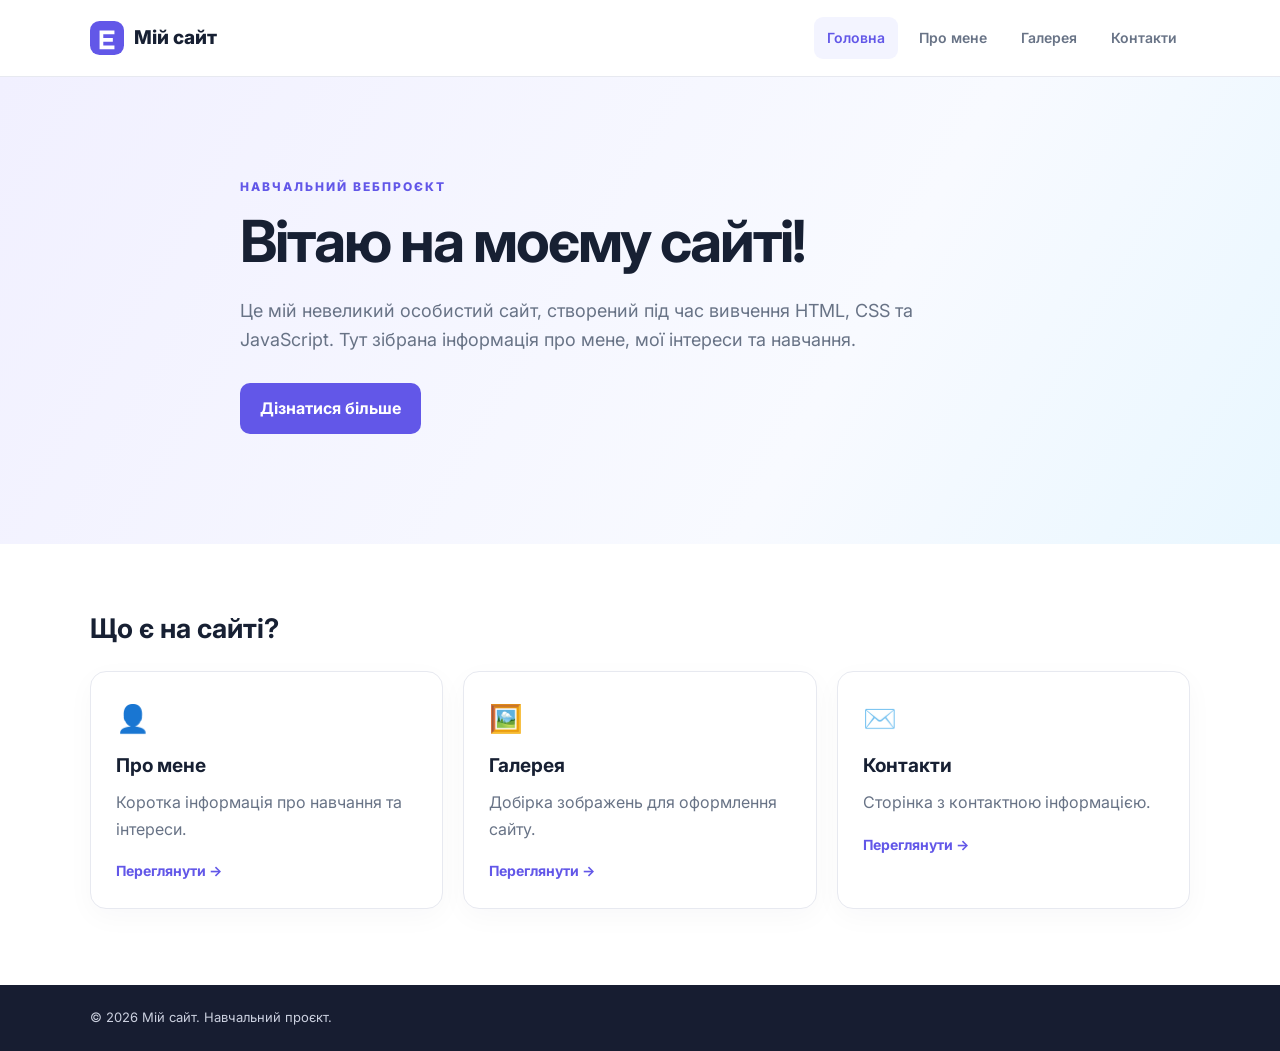
<file: index.html>
<!DOCTYPE html>
<html lang="uk">
<head>
  <meta charset="UTF-8">
  <meta name="viewport" content="width=device-width, initial-scale=1.0">
  <meta name="description" content="Особистий навчальний сайт студента">
  <title>Головна | Мій сайт</title>
  <link rel="stylesheet" href="css/style.css">
  <script src="js/script.js" defer></script>
</head>
<body>
  <header class="site-header">
    <div class="container header-inner">
      <a class="brand" href="index.html"><img src="images/logo.svg" alt="" class="logo"> Мій сайт</a>
      <button class="menu-toggle" aria-label="Відкрити меню" aria-expanded="false">☰</button>
      <nav class="nav">
        <a class="active" href="index.html">Головна</a>
        <a href="about.html">Про мене</a>
        <a href="gallery.html">Галерея</a>
        <a href="contacts.html">Контакти</a>
      </nav>
    </div>
  </header>
  <main>
    <section class="hero">
      <div class="container hero-content">
        <p class="eyebrow">Навчальний вебпроєкт</p>
        <h1>Вітаю на моєму сайті!</h1>
        <p class="hero-text">Це мій невеликий особистий сайт, створений під час вивчення HTML, CSS та JavaScript. Тут зібрана інформація про мене, мої інтереси та навчання.</p>
        <a class="button" href="about.html">Дізнатися більше</a>
      </div>
    </section>
    <section class="container section">
      <h2>Що є на сайті?</h2>
      <div class="cards">
        <article class="card"><span class="card-icon">👤</span><h3>Про мене</h3><p>Коротка інформація про навчання та інтереси.</p><a href="about.html">Переглянути →</a></article>
        <article class="card"><span class="card-icon">🖼️</span><h3>Галерея</h3><p>Добірка зображень для оформлення сайту.</p><a href="gallery.html">Переглянути →</a></article>
        <article class="card"><span class="card-icon">✉️</span><h3>Контакти</h3><p>Сторінка з контактною інформацією.</p><a href="contacts.html">Переглянути →</a></article>
      </div>
    </section>
  </main>
  <footer class="footer"><div class="container"><p>© <span class="year"></span> Мій сайт. Навчальний проєкт.</p></div></footer>
</body>
</html>
</file>
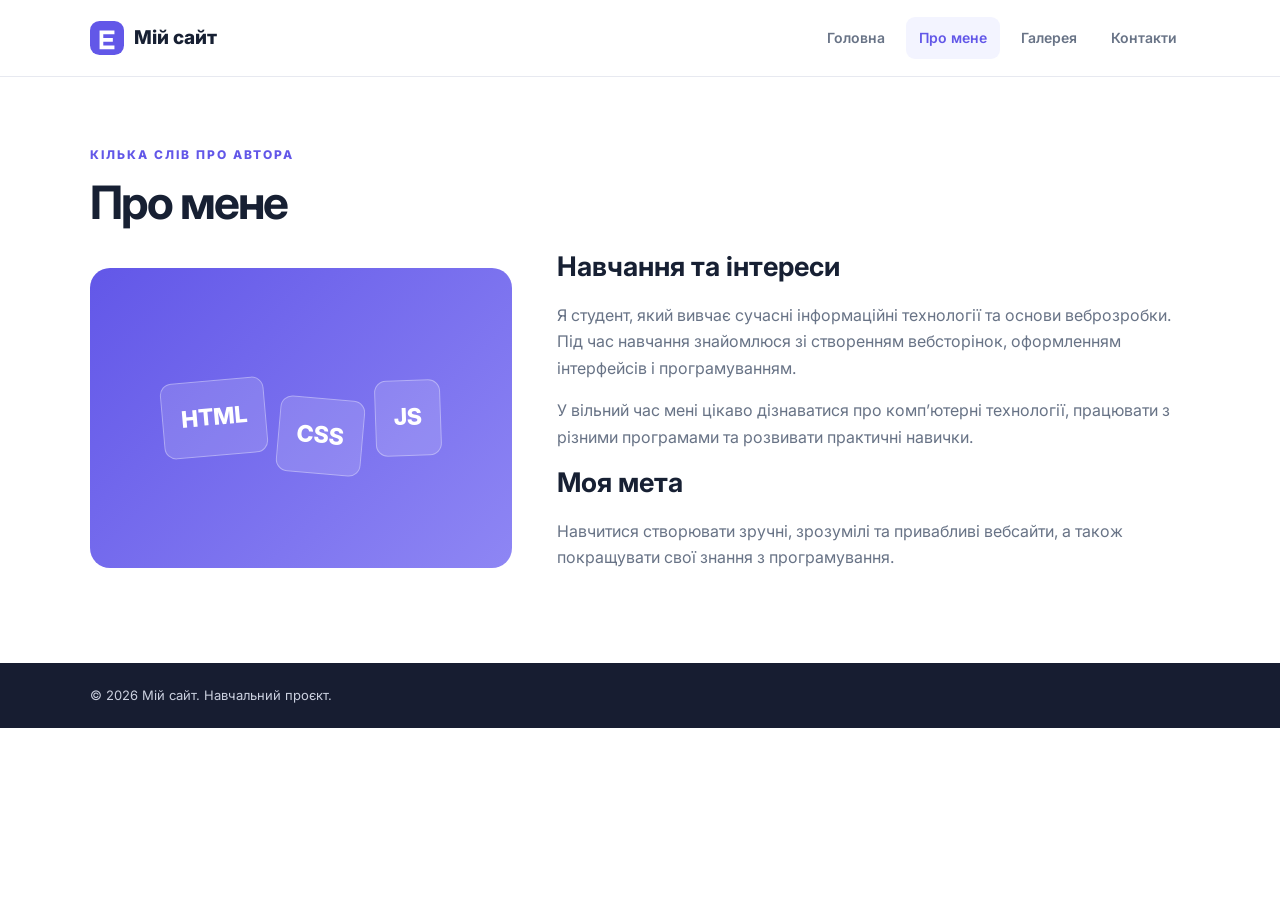
<file: about.html>
<!DOCTYPE html>
<html lang="uk">
<head>
  <meta charset="UTF-8">
  <meta name="viewport" content="width=device-width, initial-scale=1.0">
  <title>Про мене | Мій сайт</title>
  <link rel="stylesheet" href="css/style.css">
  <script src="js/script.js" defer></script>
</head>
<body>
  <header class="site-header"><div class="container header-inner">
    <a class="brand" href="index.html"><img src="images/logo.svg" alt="" class="logo"> Мій сайт</a>
    <button class="menu-toggle" aria-label="Відкрити меню" aria-expanded="false">☰</button>
    <nav class="nav"><a href="index.html">Головна</a><a class="active" href="about.html">Про мене</a><a href="gallery.html">Галерея</a><a href="contacts.html">Контакти</a></nav>
  </div></header>
  <main class="container page section">
    <p class="eyebrow">Кілька слів про автора</p>
    <h1>Про мене</h1>
    <div class="about-layout">
      <div class="about-art" aria-label="Декоративна ілюстрація"><span>HTML</span><span>CSS</span><span>JS</span></div>
      <div><h2>Навчання та інтереси</h2>
        <p>Я студент, який вивчає сучасні інформаційні технології та основи веброзробки. Під час навчання знайомлюся зі створенням вебсторінок, оформленням інтерфейсів і програмуванням.</p>
        <p>У вільний час мені цікаво дізнаватися про комп’ютерні технології, працювати з різними програмами та розвивати практичні навички.</p>
        <h2>Моя мета</h2><p>Навчитися створювати зручні, зрозумілі та привабливі вебсайти, а також покращувати свої знання з програмування.</p>
      </div>
    </div>
  </main>
  <footer class="footer"><div class="container"><p>© <span class="year"></span> Мій сайт. Навчальний проєкт.</p></div></footer>
</body>
</html>
</file>
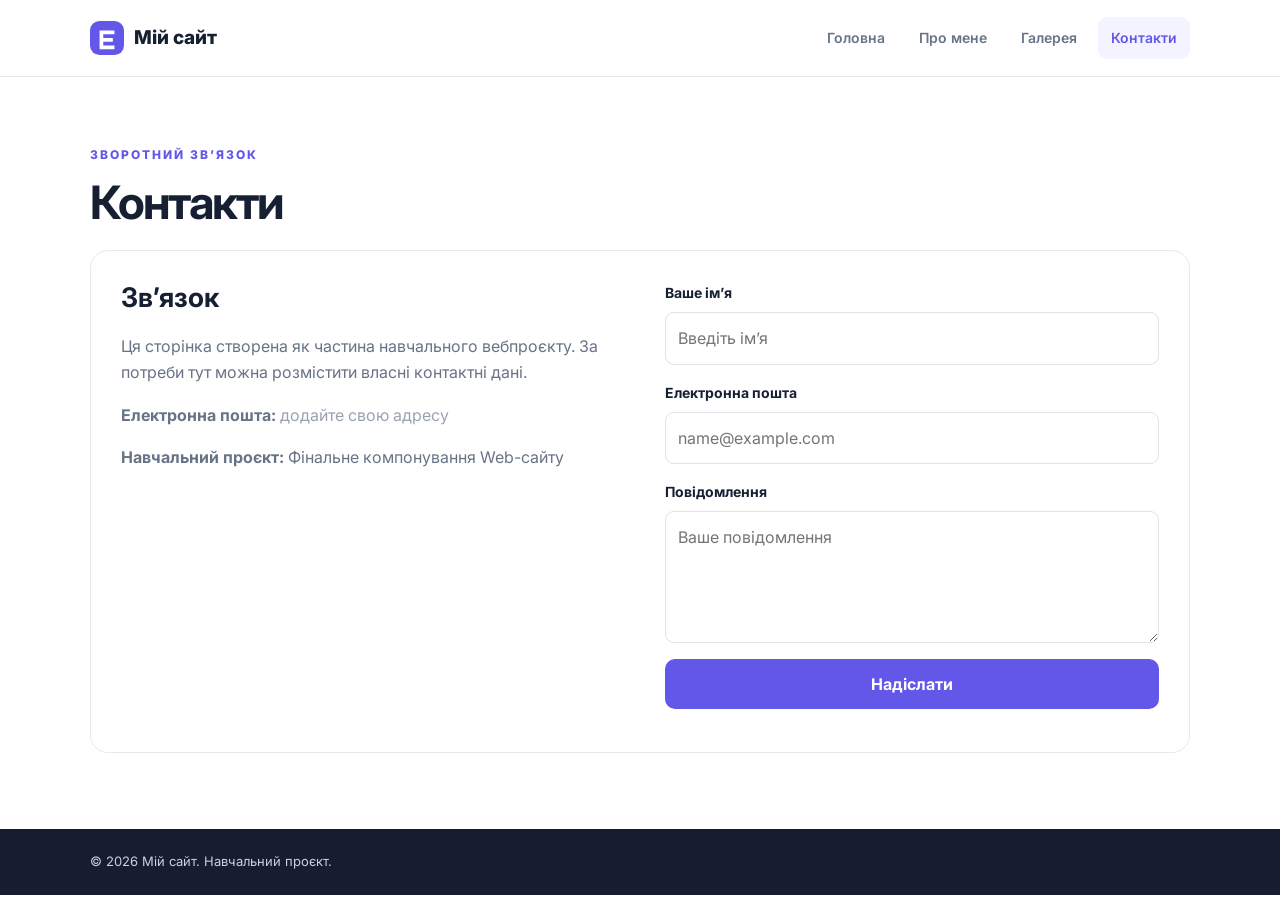
<file: contacts.html>
<!DOCTYPE html>
<html lang="uk">
<head>
  <meta charset="UTF-8">
  <meta name="viewport" content="width=device-width, initial-scale=1.0">
  <title>Контакти | Мій сайт</title>
  <link rel="stylesheet" href="css/style.css">
  <script src="js/script.js" defer></script>
</head>
<body>
  <header class="site-header"><div class="container header-inner">
    <a class="brand" href="index.html"><img src="images/logo.svg" alt="" class="logo"> Мій сайт</a>
    <button class="menu-toggle" aria-label="Відкрити меню" aria-expanded="false">☰</button>
    <nav class="nav"><a href="index.html">Головна</a><a href="about.html">Про мене</a><a href="gallery.html">Галерея</a><a class="active" href="contacts.html">Контакти</a></nav>
  </div></header>
  <main class="container page section">
    <p class="eyebrow">Зворотний зв’язок</p><h1>Контакти</h1>
    <div class="contact-panel">
      <div><h2>Зв’язок</h2><p>Ця сторінка створена як частина навчального вебпроєкту. За потреби тут можна розмістити власні контактні дані.</p>
      <p><strong>Електронна пошта:</strong> <span class="muted">додайте свою адресу</span></p>
      <p><strong>Навчальний проєкт:</strong> Фінальне компонування Web-сайту</p></div>
      <form class="contact-form">
        <label for="name">Ваше ім’я</label><input id="name" name="name" type="text" placeholder="Введіть ім’я" required>
        <label for="email">Електронна пошта</label><input id="email" name="email" type="email" placeholder="name@example.com" required>
        <label for="message">Повідомлення</label><textarea id="message" name="message" rows="4" placeholder="Ваше повідомлення" required></textarea>
        <button class="button" type="submit">Надіслати</button><p class="form-note" aria-live="polite"></p>
      </form>
    </div>
  </main>
  <footer class="footer"><div class="container"><p>© <span class="year"></span> Мій сайт. Навчальний проєкт.</p></div></footer>
</body>
</html>
</file>
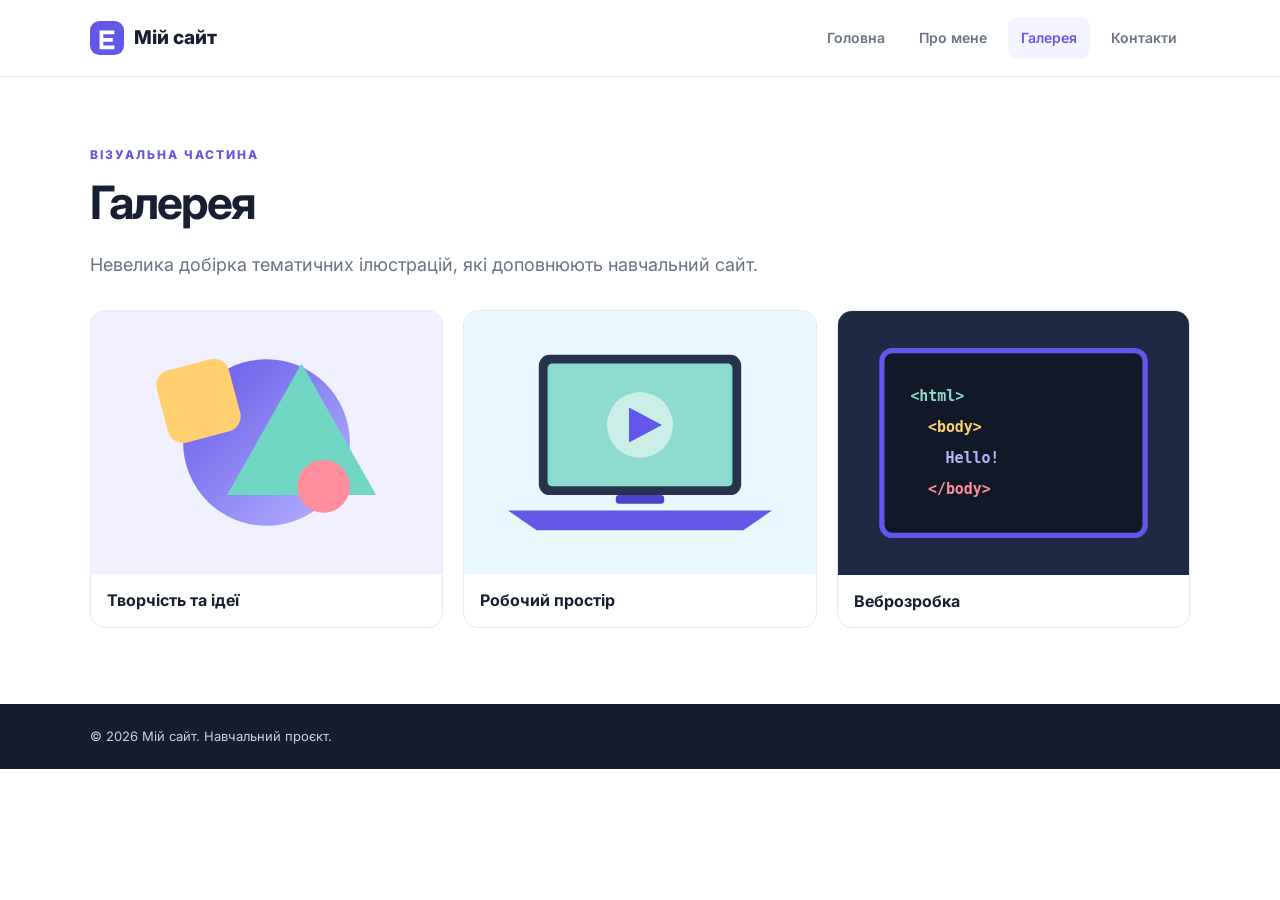
<file: gallery.html>
<!DOCTYPE html>
<html lang="uk">
<head>
  <meta charset="UTF-8">
  <meta name="viewport" content="width=device-width, initial-scale=1.0">
  <title>Галерея | Мій сайт</title>
  <link rel="stylesheet" href="css/style.css">
  <script src="js/script.js" defer></script>
</head>
<body>
  <header class="site-header"><div class="container header-inner">
    <a class="brand" href="index.html"><img src="images/logo.svg" alt="" class="logo"> Мій сайт</a>
    <button class="menu-toggle" aria-label="Відкрити меню" aria-expanded="false">☰</button>
    <nav class="nav"><a href="index.html">Головна</a><a href="about.html">Про мене</a><a class="active" href="gallery.html">Галерея</a><a href="contacts.html">Контакти</a></nav>
  </div></header>
  <main class="container page section">
    <p class="eyebrow">Візуальна частина</p><h1>Галерея</h1>
    <p class="lead">Невелика добірка тематичних ілюстрацій, які доповнюють навчальний сайт.</p>
    <div class="gallery">
      <figure><img src="images/photo1.svg" alt="Абстрактна ілюстрація з геометричними фігурами"><figcaption>Творчість та ідеї</figcaption></figure>
      <figure><img src="images/photo2.svg" alt="Ілюстрація ноутбука на робочому столі"><figcaption>Робочий простір</figcaption></figure>
      <figure><img src="images/photo3.svg" alt="Ілюстрація коду на екрані"><figcaption>Веброзробка</figcaption></figure>
    </div>
  </main>
  <footer class="footer"><div class="container"><p>© <span class="year"></span> Мій сайт. Навчальний проєкт.</p></div></footer>
</body>
</html>
</file>
<file: css/style.css>
@import url('https://fonts.googleapis.com/css2?family=Inter:wght@400;500;600;700;800&display=swap');
:root{--ink:#172033;--muted:#687386;--primary:#6257e8;--primary-dark:#4c43c7;--soft:#f3f4ff;--line:#e7e9f0}
*{box-sizing:border-box}html{scroll-behavior:smooth}body{margin:0;font-family:Inter,Arial,sans-serif;color:var(--ink);line-height:1.65;background:#fff}
.container{width:min(1100px,calc(100% - 40px));margin:0 auto}.site-header{background:#fff;border-bottom:1px solid var(--line);position:sticky;top:0;z-index:10}.header-inner{min-height:76px;display:flex;align-items:center;justify-content:space-between;gap:24px}
.brand{display:flex;align-items:center;gap:10px;color:var(--ink);font-weight:800;text-decoration:none;font-size:19px}.logo{width:34px;height:34px}.nav{display:flex;gap:8px}.nav a{padding:9px 13px;border-radius:9px;text-decoration:none;color:var(--muted);font-weight:600;font-size:14px}.nav a:hover,.nav a.active{background:var(--soft);color:var(--primary)}
.menu-toggle{display:none;border:0;background:var(--soft);border-radius:8px;padding:8px 12px;font-size:22px;color:var(--primary)}
.hero{background:linear-gradient(120deg,#f1f0ff,#f8faff 65%,#e9f7ff);padding:100px 0 110px}.hero-content{max-width:800px}.eyebrow{text-transform:uppercase;letter-spacing:2px;color:var(--primary);font-size:12px;font-weight:800;margin:0 0 12px}
h1{font-size:clamp(36px,6vw,58px);line-height:1.12;letter-spacing:-2px;margin:0 0 22px}h2{font-size:27px;line-height:1.25;margin:0 0 18px}h3{margin:8px 0;font-size:19px}.hero-text,.lead{font-size:18px;color:var(--muted);max-width:680px;margin:0 0 28px}
.button{display:inline-block;background:var(--primary);color:#fff;text-decoration:none;border:0;border-radius:10px;padding:12px 20px;font:inherit;font-weight:700;cursor:pointer}.button:hover{background:var(--primary-dark)}
.section{padding-top:68px;padding-bottom:76px}.section>h2{margin-bottom:26px}.cards{display:grid;grid-template-columns:repeat(3,1fr);gap:20px}.card{padding:25px;border:1px solid var(--line);border-radius:16px;background:#fff;box-shadow:0 8px 28px #17203308}.card-icon{font-size:27px}.card p{color:var(--muted);margin:5px 0 15px}.card a{color:var(--primary);text-decoration:none;font-weight:700;font-size:14px}
.footer{background:#171d31;color:#cbd0df;padding:22px 0;font-size:13px}.footer p{margin:0}.page h1{font-size:46px}.about-layout{display:grid;grid-template-columns:.8fr 1.2fr;gap:45px;align-items:center}.about-layout p{color:var(--muted)}.about-art{min-height:300px;border-radius:20px;background:linear-gradient(135deg,#6257e8,#8e86f4);display:flex;align-items:center;justify-content:center;gap:12px;flex-wrap:wrap;padding:25px}.about-art span{background:#ffffff24;border:1px solid #ffffff55;color:white;border-radius:12px;padding:18px;font-weight:800;font-size:23px;transform:rotate(-5deg)}.about-art span:nth-child(2){transform:rotate(5deg);margin-top:35px}.about-art span:nth-child(3){transform:rotate(-2deg)}
.gallery{display:grid;grid-template-columns:repeat(3,1fr);gap:20px;margin-top:30px}.gallery figure{margin:0;border:1px solid var(--line);border-radius:15px;overflow:hidden;background:#fff}.gallery img{display:block;width:100%;aspect-ratio:4/3;object-fit:cover}.gallery figcaption{padding:13px 16px;font-weight:700}
.contact-panel{display:grid;grid-template-columns:1fr 1fr;gap:50px;padding:30px;border:1px solid var(--line);border-radius:18px}.contact-panel p{color:var(--muted)}.muted{color:#9aa2b1}.contact-form{display:flex;flex-direction:column;gap:8px}.contact-form label{font-weight:700;font-size:14px}.contact-form input,.contact-form textarea{width:100%;padding:12px;border:1px solid #dfe2eb;border-radius:9px;font:inherit;margin-bottom:8px}.contact-form input:focus,.contact-form textarea:focus{outline:2px solid #c8c4ff;border-color:var(--primary)}.form-note{font-size:13px;margin:5px 0 0}
@media(max-width:720px){.header-inner{min-height:66px;flex-wrap:wrap;padding:12px 0}.menu-toggle{display:block}.nav{display:none;width:100%;flex-direction:column;padding:5px 0 10px}.nav.open{display:flex}.nav a{padding:10px}.hero{padding:72px 0}.cards,.gallery{grid-template-columns:1fr}.about-layout,.contact-panel{grid-template-columns:1fr;gap:25px}.page h1{font-size:38px}.section{padding-top:48px;padding-bottom:55px}}
</file>
